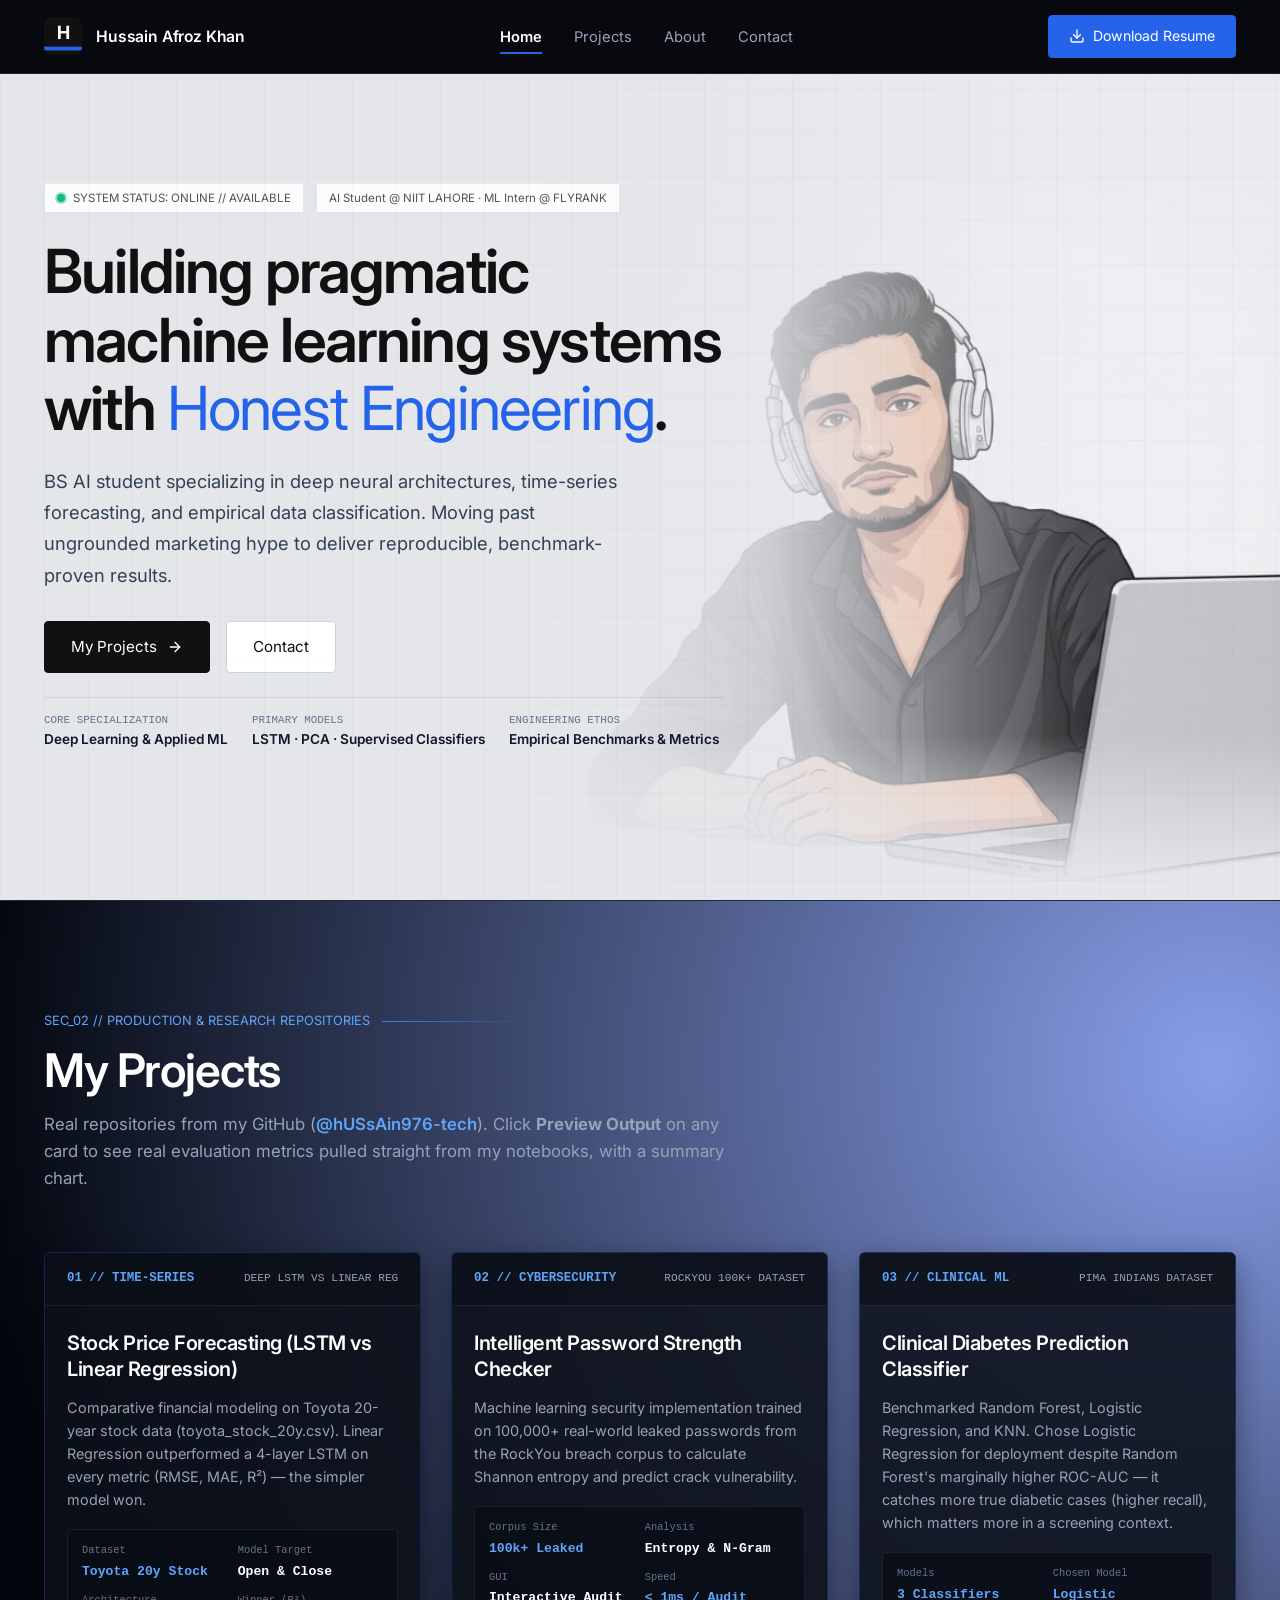
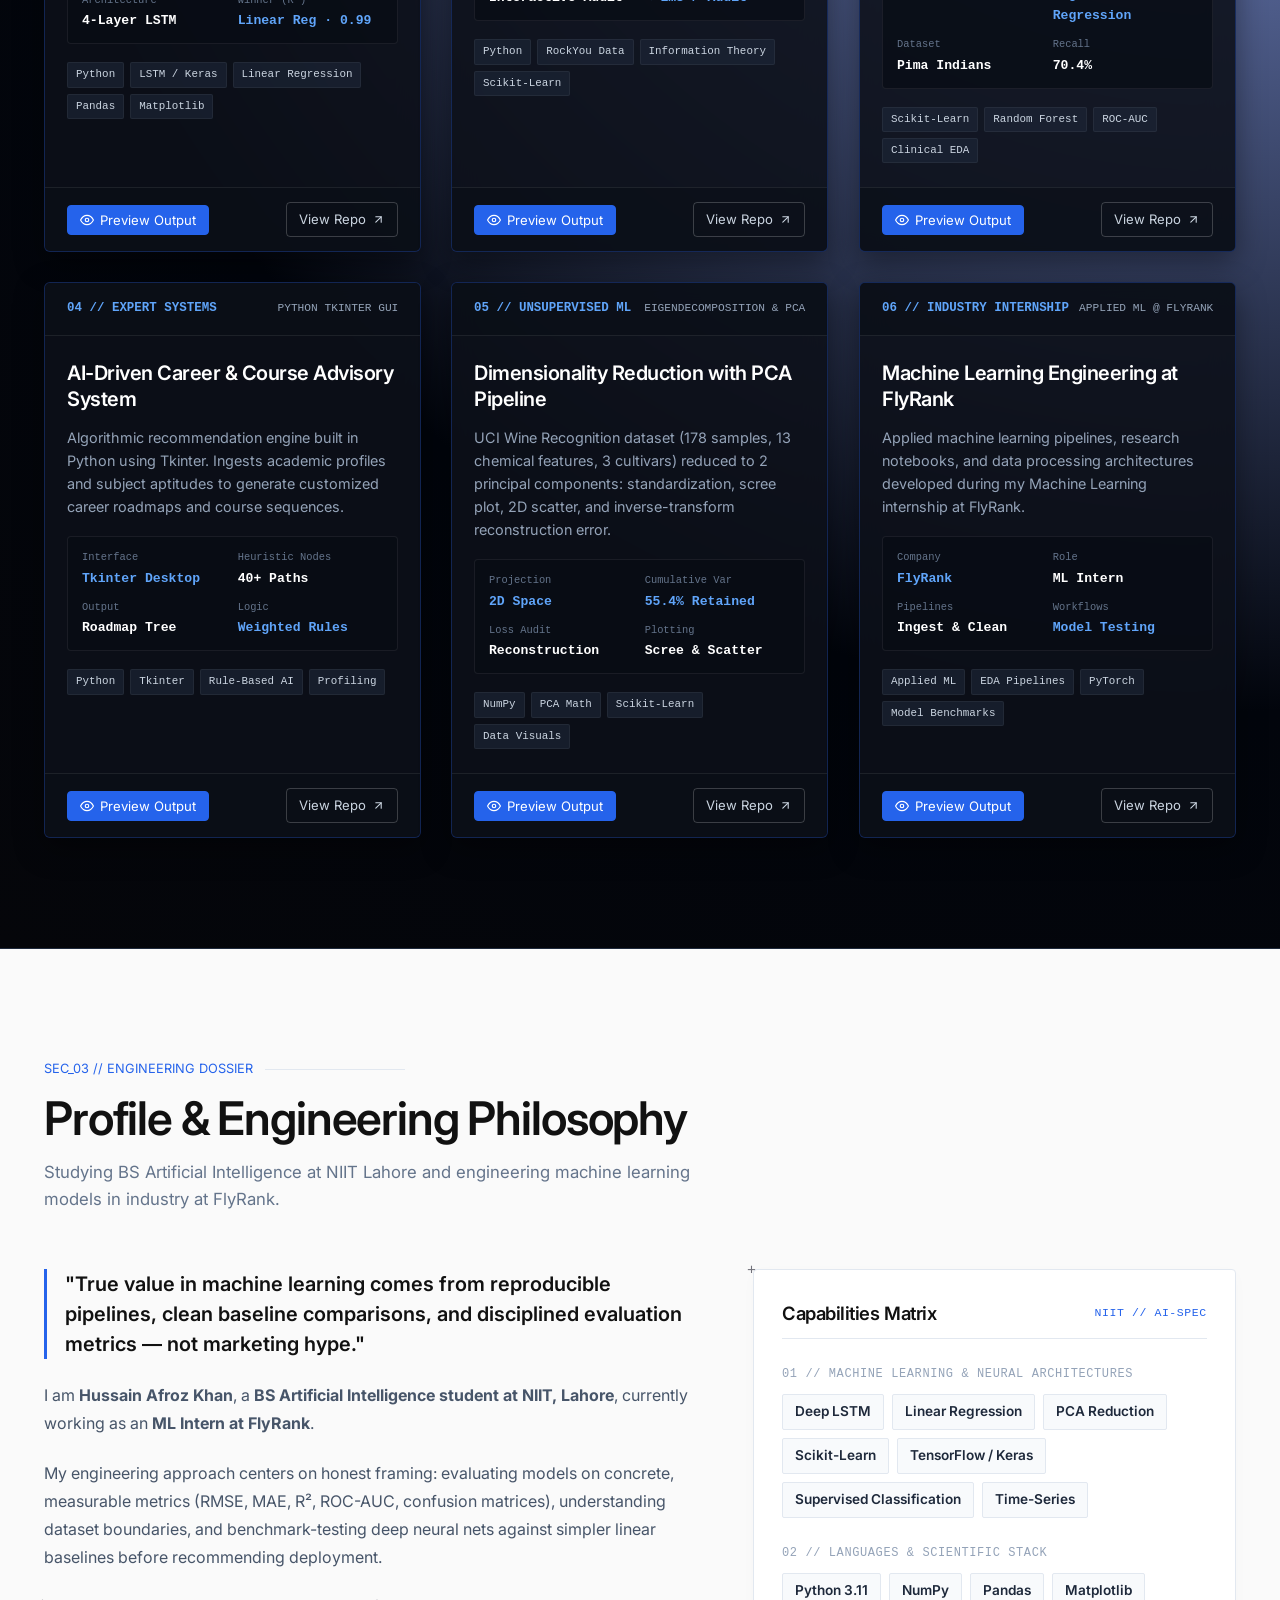
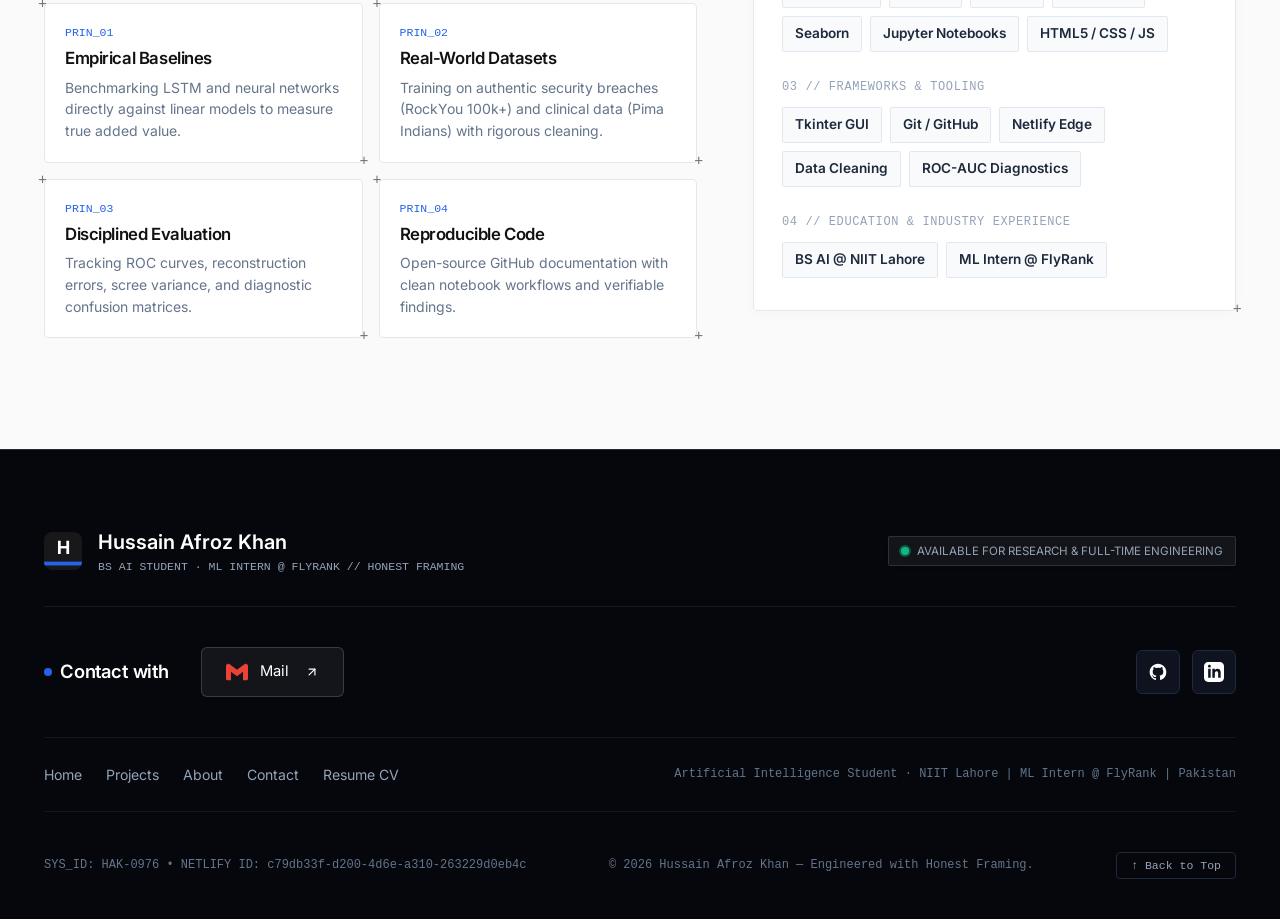
<file: index.html>
<!DOCTYPE html>
<html lang="en">

<head>
  <meta charset="UTF-8">
  <meta name="viewport" content="width=device-width, initial-scale=1.0">
  <title>Hussain Afroz Khan — BS AI Student & ML Intern</title>
  <meta name="description"
    content="BS Artificial Intelligence student at NIIT Lahore and ML Intern at FlyRank. Real projects, honest framing, and empirical benchmarks.">

  <!-- Favicon: White H on Black with Blue Line -->
  <link rel="icon"
    href="data:image/svg+xml,<svg xmlns='http://www.w3.org/2000/svg' viewBox='0 0 100 100'><rect width='100' height='100' rx='20' fill='%23111111'/><rect x='0' y='78' width='100' height='10' fill='%232563EB'/><text x='50' y='58' font-family='Arial' font-size='48' font-weight='700' fill='white' text-anchor='middle'>H</text></svg>">

  <!-- Inter Font (400 regular & 600 semibold only) -->
  <link rel="preconnect" href="https://fonts.googleapis.com">
  <link rel="preconnect" href="https://fonts.gstatic.com" crossorigin>
  <link href="https://fonts.googleapis.com/css2?family=Inter:wght@400;600&display=swap" rel="stylesheet">

  <!-- Stylesheet -->
  <link rel="stylesheet" href="style.css">
</head>

<body>

  <!-- Background Technical Grid Overlay -->
  <div class="grid-overlay"></div>

  <!-- ====================================================================
       NAVIGATION BAR (SOLID BLACK WITH BLUE LINE LOGO)
       ==================================================================== -->
  <header class="site-header" id="siteHeader">
    <div class="container nav-container">

      <!-- Brand Logo with Black Background & Blue Line under H -->
      <a href="#home" class="brand" aria-label="Home">
        <svg class="brand-logo-svg" viewBox="0 0 100 100" xmlns="http://www.w3.org/2000/svg">
          <rect width="100" height="100" rx="20" fill="#111111" />
          <rect x="0" y="78" width="100" height="10" fill="#2563EB" />
          <text x="50" y="58" font-family="'Inter', Arial, sans-serif" font-size="48" font-weight="700" fill="white"
            text-anchor="middle">H</text>
        </svg>
        <div class="brand-info">
          <span class="brand-name">Hussain Afroz Khan</span>
        </div>
      </a>

      <!-- Navigation Links -->
      <ul class="nav-links" id="navLinks">
        <li><a href="#home" class="nav-link active">Home</a></li>
        <li><a href="#projects" class="nav-link">Projects</a></li>
        <li><a href="#about" class="nav-link">About</a></li>
        <li><a href="#contact" class="nav-link">Contact</a></li>
      </ul>

      <!-- Nav Actions -->
      <div class="nav-actions">
        <a href="resume.html" class="btn-resume" id="resumeNavBtn" target="_blank" rel="noopener">
          <svg viewBox="0 0 24 24" fill="none" stroke="currentColor" stroke-width="2" stroke-linecap="round"
            stroke-linejoin="round">
            <path d="M21 15v4a2 2 0 0 1-2 2H5a2 2 0 0 1-2-2v-4"></path>
            <polyline points="7 10 12 15 17 10"></polyline>
            <line x1="12" y1="15" x2="12" y2="3"></line>
          </svg>
          <span>Download Resume</span>
        </a>
        <button class="mobile-toggle" id="mobileToggle" aria-label="Toggle Navigation">
          <svg viewBox="0 0 24 24" fill="none" stroke="currentColor" stroke-width="2" stroke-linecap="round"
            stroke-linejoin="round">
            <line x1="3" y1="12" x2="21" y2="12"></line>
            <line x1="3" y1="6" x2="21" y2="6"></line>
            <line x1="3" y1="18" x2="21" y2="18"></line>
          </svg>
        </button>
      </div>
    </div>
  </header>

  <main>
    <!-- ====================================================================
         SECTION 01: HOME / HERO
         Merged Background Palette + 1.15x Scaled Image (NO CARD)
         ==================================================================== -->
    <section class="hero-showcase" id="home">

      <!-- Background Character Illustration Layer -->
      <div class="hero-visual-backdrop">
        <img src="assets/hero-avatar.jpg" alt="Hussain Afroz Khan workstation illustration" loading="eager">
        <div class="hero-blend-gradient"></div>
      </div>

      <!-- Text Plane Written Directly Over the Background -->
      <div class="container" style="position: relative; z-index: 3;">
        <div class="hero-content-plane reveal-on-scroll">

          <div class="hero-meta-row">
            <span class="tech-badge">
              <span class="status-dot"></span>
              <span>SYSTEM STATUS: ONLINE // AVAILABLE</span>
            </span>
            <span class="tech-badge">
              <span>AI Student @ NIIT LAHORE · ML Intern @ FLYRANK</span>
            </span>
          </div>

          <h1 class="hero-heading">
            Building pragmatic machine learning systems with <span class="blue-accent">Honest Engineering</span>.
          </h1>

          <p class="hero-description">
            BS AI student specializing in deep neural architectures, time-series forecasting, and empirical data
            classification. Moving past ungrounded marketing hype to deliver reproducible, benchmark-proven
            results.
          </p>

          <div class="hero-cta-group">
            <a href="#projects" class="btn-main">
              <span>My Projects</span>
              <svg width="16" height="16" viewBox="0 0 24 24" fill="none" stroke="currentColor" stroke-width="2"
                stroke-linecap="round" stroke-linejoin="round">
                <line x1="5" y1="12" x2="19" y2="12"></line>
                <polyline points="12 5 19 12 12 19"></polyline>
              </svg>
            </a>
            <a href="#contact" class="btn-alt">
              <span>Contact</span>
            </a>
          </div>

          <!-- Quick Telemetry Specs Strip -->
          <div class="hero-specs-strip">
            <div class="spec-node">
              <span class="spec-node-title">Core Specialization</span>
              <span class="spec-node-val">Deep Learning & Applied ML</span>
            </div>
            <div class="spec-node">
              <span class="spec-node-title">Primary Models</span>
              <span class="spec-node-val">LSTM · PCA · Supervised Classifiers</span>
            </div>
            <div class="spec-node">
              <span class="spec-node-title">Engineering Ethos</span>
              <span class="spec-node-val">Empirical Benchmarks & Metrics</span>
            </div>
          </div>

        </div>
      </div>
    </section>

    <!-- ====================================================================
         SECTION 02: ACTUAL GITHUB PROJECTS
         Midnight Galaxy Theme + Output Previews on Every Card
         ==================================================================== -->
    <section class="projects-galaxy dark-section" id="projects">
      <div class="container">

        <div class="section-head-dark reveal-on-scroll">
          <div class="head-meta-neon">
            <span>SEC_02 // PRODUCTION & RESEARCH REPOSITORIES</span>
          </div>
          <h2>My Projects</h2>
          <p>
            Real repositories from my GitHub (<a href="https://github.com/hUSsAin976-tech" target="_blank"
              rel="noopener" style="color: #60A5FA; text-decoration: none; font-weight: 600;">@hUSsAin976-tech</a>).
            Click <strong>Preview Output</strong> on any card to see real evaluation metrics pulled straight from my
            notebooks, with a summary chart.
          </p>
        </div>

        <div class="projects-deck">

          <!-- Project 01: Stock Price Forecasting -->
          <article class="deck-card corner-frame reveal-on-scroll stagger-1">
            <div class="deck-card-header">
              <span class="deck-idx">01 // TIME-SERIES</span>
              <span class="deck-domain">Deep LSTM vs Linear Reg</span>
            </div>
            <div class="deck-card-body">
              <h3 class="deck-card-title">Stock Price Forecasting (LSTM vs Linear Regression)</h3>
              <p class="deck-card-desc">
                Comparative financial modeling on Toyota 20-year stock data (toyota_stock_20y.csv). Linear Regression
                outperformed a 4-layer LSTM on every metric (RMSE, MAE, R²) — the simpler model won.
              </p>

              <div class="deck-metrics">
                <div class="metric-col">
                  <span class="metric-col-label">Dataset</span>
                  <span class="metric-col-val blue">Toyota 20y Stock</span>
                </div>
                <div class="metric-col">
                  <span class="metric-col-label">Model Target</span>
                  <span class="metric-col-val">Open & Close</span>
                </div>
                <div class="metric-col">
                  <span class="metric-col-label">Architecture</span>
                  <span class="metric-col-val">4-Layer LSTM</span>
                </div>
                <div class="metric-col">
                  <span class="metric-col-label">Winner (R²)</span>
                  <span class="metric-col-val blue">Linear Reg · 0.99</span>
                </div>
              </div>

              <div class="deck-tags">
                <span class="deck-tag">Python</span>
                <span class="deck-tag">LSTM / Keras</span>
                <span class="deck-tag">Linear Regression</span>
                <span class="deck-tag">Pandas</span>
                <span class="deck-tag">Matplotlib</span>
              </div>
            </div>
            <div class="deck-card-footer">
              <button class="btn-card-action btn-preview" data-project="toyota-stock">
                <svg width="14" height="14" viewBox="0 0 24 24" fill="none" stroke="currentColor" stroke-width="2"
                  stroke-linecap="round" stroke-linejoin="round">
                  <path d="M1 12s4-8 11-8 11 8 11 8-4 8-11 8-11-8-11-8z"></path>
                  <circle cx="12" cy="12" r="3"></circle>
                </svg>
                <span>Preview Output</span>
              </button>
              <a href="https://github.com/hUSsAin976-tech/Stock-price-Forecasting-Project-Using-LSTM-and-Linear-Regression"
                target="_blank" rel="noopener" class="btn-card-action btn-repo">
                <span>View Repo</span>
                <svg width="13" height="13" viewBox="0 0 24 24" fill="none" stroke="currentColor" stroke-width="2"
                  stroke-linecap="round" stroke-linejoin="round">
                  <line x1="7" y1="17" x2="17" y2="7"></line>
                  <polyline points="7 7 17 7 17 17"></polyline>
                </svg>
              </a>
            </div>
          </article>

          <!-- Project 02: Intelligent Password Strength Checker -->
          <article class="deck-card corner-frame reveal-on-scroll stagger-2">
            <div class="deck-card-header">
              <span class="deck-idx">02 // CYBERSECURITY</span>
              <span class="deck-domain">RockYou 100k+ Dataset</span>
            </div>
            <div class="deck-card-body">
              <h3 class="deck-card-title">Intelligent Password Strength Checker</h3>
              <p class="deck-card-desc">
                Machine learning security implementation trained on 100,000+ real-world leaked passwords from the
                RockYou breach corpus to calculate Shannon entropy and predict crack vulnerability.
              </p>

              <div class="deck-metrics">
                <div class="metric-col">
                  <span class="metric-col-label">Corpus Size</span>
                  <span class="metric-col-val blue">100k+ Leaked</span>
                </div>
                <div class="metric-col">
                  <span class="metric-col-label">Analysis</span>
                  <span class="metric-col-val">Entropy & N-Gram</span>
                </div>
                <div class="metric-col">
                  <span class="metric-col-label">GUI</span>
                  <span class="metric-col-val">Interactive Audit</span>
                </div>
                <div class="metric-col">
                  <span class="metric-col-label">Speed</span>
                  <span class="metric-col-val blue">&lt; 1ms / Audit</span>
                </div>
              </div>

              <div class="deck-tags">
                <span class="deck-tag">Python</span>
                <span class="deck-tag">RockYou Data</span>
                <span class="deck-tag">Information Theory</span>
                <span class="deck-tag">Scikit-Learn</span>
              </div>
            </div>
            <div class="deck-card-footer">
              <button class="btn-card-action btn-preview" data-project="password-checker">
                <svg width="14" height="14" viewBox="0 0 24 24" fill="none" stroke="currentColor" stroke-width="2"
                  stroke-linecap="round" stroke-linejoin="round">
                  <path d="M1 12s4-8 11-8 11 8 11 8-4 8-11 8-11-8-11-8z"></path>
                  <circle cx="12" cy="12" r="3"></circle>
                </svg>
                <span>Preview Output</span>
              </button>
              <a href="https://github.com/hUSsAin976-tech/Intelligent-Password-Strength-Checker" target="_blank"
                rel="noopener" class="btn-card-action btn-repo">
                <span>View Repo</span>
                <svg width="13" height="13" viewBox="0 0 24 24" fill="none" stroke="currentColor" stroke-width="2"
                  stroke-linecap="round" stroke-linejoin="round">
                  <line x1="7" y1="17" x2="17" y2="7"></line>
                  <polyline points="7 7 17 7 17 17"></polyline>
                </svg>
              </a>
            </div>
          </article>

          <!-- Project 03: Clinical Diabetes Prediction -->
          <article class="deck-card corner-frame reveal-on-scroll stagger-3">
            <div class="deck-card-header">
              <span class="deck-idx">03 // CLINICAL ML</span>
              <span class="deck-domain">Pima Indians Dataset</span>
            </div>
            <div class="deck-card-body">
              <h3 class="deck-card-title">Clinical Diabetes Prediction Classifier</h3>
              <p class="deck-card-desc">
                Benchmarked Random Forest, Logistic Regression, and KNN. Chose Logistic Regression for deployment
                despite
                Random Forest's marginally higher ROC-AUC — it catches more true diabetic cases (higher recall),
                which matters more in a screening context.
              </p>

              <div class="deck-metrics">
                <div class="metric-col">
                  <span class="metric-col-label">Models</span>
                  <span class="metric-col-val blue">3 Classifiers</span>
                </div>
                <div class="metric-col">
                  <span class="metric-col-label">Chosen Model</span>
                  <span class="metric-col-val blue">Logistic Regression</span>
                </div>
                <div class="metric-col">
                  <span class="metric-col-label">Dataset</span>
                  <span class="metric-col-val">Pima Indians</span>
                </div>
                <div class="metric-col">
                  <span class="metric-col-label">Recall</span>
                  <span class="metric-col-val">70.4%</span>
                </div>
              </div>

              <div class="deck-tags">
                <span class="deck-tag">Scikit-Learn</span>
                <span class="deck-tag">Random Forest</span>
                <span class="deck-tag">ROC-AUC</span>
                <span class="deck-tag">Clinical EDA</span>
              </div>
            </div>
            <div class="deck-card-footer">
              <button class="btn-card-action btn-preview" data-project="diabetes-prediction">
                <svg width="14" height="14" viewBox="0 0 24 24" fill="none" stroke="currentColor" stroke-width="2"
                  stroke-linecap="round" stroke-linejoin="round">
                  <path d="M1 12s4-8 11-8 11 8 11 8-4 8-11 8-11-8-11-8z"></path>
                  <circle cx="12" cy="12" r="3"></circle>
                </svg>
                <span>Preview Output</span>
              </button>
              <a href="https://github.com/hUSsAin976-tech/Diabetes-Prediction-Using-Clinical-Dataset" target="_blank"
                rel="noopener" class="btn-card-action btn-repo">
                <span>View Repo</span>
                <svg width="13" height="13" viewBox="0 0 24 24" fill="none" stroke="currentColor" stroke-width="2"
                  stroke-linecap="round" stroke-linejoin="round">
                  <line x1="7" y1="17" x2="17" y2="7"></line>
                  <polyline points="7 7 17 7 17 17"></polyline>
                </svg>
              </a>
            </div>
          </article>

          <!-- Project 04: AI-Driven Career & Course Advisory -->
          <article class="deck-card corner-frame reveal-on-scroll stagger-4">
            <div class="deck-card-header">
              <span class="deck-idx">04 // EXPERT SYSTEMS</span>
              <span class="deck-domain">Python Tkinter GUI</span>
            </div>
            <div class="deck-card-body">
              <h3 class="deck-card-title">AI-Driven Career & Course Advisory System</h3>
              <p class="deck-card-desc">
                Algorithmic recommendation engine built in Python using Tkinter. Ingests academic profiles and subject
                aptitudes to generate customized career roadmaps and course sequences.
              </p>

              <div class="deck-metrics">
                <div class="metric-col">
                  <span class="metric-col-label">Interface</span>
                  <span class="metric-col-val blue">Tkinter Desktop</span>
                </div>
                <div class="metric-col">
                  <span class="metric-col-label">Heuristic Nodes</span>
                  <span class="metric-col-val">40+ Paths</span>
                </div>
                <div class="metric-col">
                  <span class="metric-col-label">Output</span>
                  <span class="metric-col-val">Roadmap Tree</span>
                </div>
                <div class="metric-col">
                  <span class="metric-col-label">Logic</span>
                  <span class="metric-col-val blue">Weighted Rules</span>
                </div>
              </div>

              <div class="deck-tags">
                <span class="deck-tag">Python</span>
                <span class="deck-tag">Tkinter</span>
                <span class="deck-tag">Rule-Based AI</span>
                <span class="deck-tag">Profiling</span>
              </div>
            </div>
            <div class="deck-card-footer">
              <button class="btn-card-action btn-preview" data-project="career-advisory">
                <svg width="14" height="14" viewBox="0 0 24 24" fill="none" stroke="currentColor" stroke-width="2"
                  stroke-linecap="round" stroke-linejoin="round">
                  <path d="M1 12s4-8 11-8 11 8 11 8-4 8-11 8-11-8-11-8z"></path>
                  <circle cx="12" cy="12" r="3"></circle>
                </svg>
                <span>Preview Output</span>
              </button>
              <a href="https://github.com/hUSsAin976-tech/AI-Driven-Career-Course-Advisory-Management-System"
                target="_blank" rel="noopener" class="btn-card-action btn-repo">
                <span>View Repo</span>
                <svg width="13" height="13" viewBox="0 0 24 24" fill="none" stroke="currentColor" stroke-width="2"
                  stroke-linecap="round" stroke-linejoin="round">
                  <line x1="7" y1="17" x2="17" y2="7"></line>
                  <polyline points="7 7 17 7 17 17"></polyline>
                </svg>
              </a>
            </div>
          </article>

          <!-- Project 05: Dimensionality Reduction with PCA -->
          <article class="deck-card corner-frame reveal-on-scroll stagger-5">
            <div class="deck-card-header">
              <span class="deck-idx">05 // UNSUPERVISED ML</span>
              <span class="deck-domain">Eigendecomposition & PCA</span>
            </div>
            <div class="deck-card-body">
              <h3 class="deck-card-title">Dimensionality Reduction with PCA Pipeline</h3>
              <p class="deck-card-desc">
                UCI Wine Recognition dataset (178 samples, 13 chemical features, 3 cultivars) reduced to 2 principal
                components: standardization, scree plot, 2D scatter, and inverse-transform reconstruction error.
              </p>

              <div class="deck-metrics">
                <div class="metric-col">
                  <span class="metric-col-label">Projection</span>
                  <span class="metric-col-val blue">2D Space</span>
                </div>
                <div class="metric-col">
                  <span class="metric-col-label">Cumulative Var</span>
                  <span class="metric-col-val blue">55.4% Retained</span>
                </div>
                <div class="metric-col">
                  <span class="metric-col-label">Loss Audit</span>
                  <span class="metric-col-val">Reconstruction</span>
                </div>
                <div class="metric-col">
                  <span class="metric-col-label">Plotting</span>
                  <span class="metric-col-val">Scree & Scatter</span>
                </div>
              </div>

              <div class="deck-tags">
                <span class="deck-tag">NumPy</span>
                <span class="deck-tag">PCA Math</span>
                <span class="deck-tag">Scikit-Learn</span>
                <span class="deck-tag">Data Visuals</span>
              </div>
            </div>
            <div class="deck-card-footer">
              <button class="btn-card-action btn-preview" data-project="pca-reduction">
                <svg width="14" height="14" viewBox="0 0 24 24" fill="none" stroke="currentColor" stroke-width="2"
                  stroke-linecap="round" stroke-linejoin="round">
                  <path d="M1 12s4-8 11-8 11 8 11 8-4 8-11 8-11-8-11-8z"></path>
                  <circle cx="12" cy="12" r="3"></circle>
                </svg>
                <span>Preview Output</span>
              </button>
              <a href="https://github.com/hUSsAin976-tech/Dimensionality-Reduction-with-PCA" target="_blank"
                rel="noopener" class="btn-card-action btn-repo">
                <span>View Repo</span>
                <svg width="13" height="13" viewBox="0 0 24 24" fill="none" stroke="currentColor" stroke-width="2"
                  stroke-linecap="round" stroke-linejoin="round">
                  <line x1="7" y1="17" x2="17" y2="7"></line>
                  <polyline points="7 7 17 7 17 17"></polyline>
                </svg>
              </a>
            </div>
          </article>

          <!-- Project 06: FlyRank ML Internship Work -->
          <article class="deck-card corner-frame reveal-on-scroll stagger-6">
            <div class="deck-card-header">
              <span class="deck-idx">06 // INDUSTRY INTERNSHIP</span>
              <span class="deck-domain">Applied ML @ FlyRank</span>
            </div>
            <div class="deck-card-body">
              <h3 class="deck-card-title">Machine Learning Engineering at FlyRank</h3>
              <p class="deck-card-desc">
                Applied machine learning pipelines, research notebooks, and data processing architectures developed
                during my Machine Learning internship at FlyRank.
              </p>

              <div class="deck-metrics">
                <div class="metric-col">
                  <span class="metric-col-label">Company</span>
                  <span class="metric-col-val blue">FlyRank</span>
                </div>
                <div class="metric-col">
                  <span class="metric-col-label">Role</span>
                  <span class="metric-col-val">ML Intern</span>
                </div>
                <div class="metric-col">
                  <span class="metric-col-label">Pipelines</span>
                  <span class="metric-col-val">Ingest & Clean</span>
                </div>
                <div class="metric-col">
                  <span class="metric-col-label">Workflows</span>
                  <span class="metric-col-val blue">Model Testing</span>
                </div>
              </div>

              <div class="deck-tags">
                <span class="deck-tag">Applied ML</span>
                <span class="deck-tag">EDA Pipelines</span>
                <span class="deck-tag">PyTorch</span>
                <span class="deck-tag">Model Benchmarks</span>
              </div>
            </div>
            <div class="deck-card-footer">
              <button class="btn-card-action btn-preview" data-project="flyrank-internship">
                <svg width="14" height="14" viewBox="0 0 24 24" fill="none" stroke="currentColor" stroke-width="2"
                  stroke-linecap="round" stroke-linejoin="round">
                  <path d="M1 12s4-8 11-8 11 8 11 8-4 8-11 8-11-8-11-8z"></path>
                  <circle cx="12" cy="12" r="3"></circle>
                </svg>
                <span>Preview Output</span>
              </button>
              <a href="https://github.com/hUSsAin976-tech/ML-internship-at-FlyRank" target="_blank" rel="noopener"
                class="btn-card-action btn-repo">
                <span>View Repo</span>
                <svg width="13" height="13" viewBox="0 0 24 24" fill="none" stroke="currentColor" stroke-width="2"
                  stroke-linecap="round" stroke-linejoin="round">
                  <line x1="7" y1="17" x2="17" y2="7"></line>
                  <polyline points="7 7 17 7 17 17"></polyline>
                </svg>
              </a>
            </div>
          </article>

        </div>
      </div>
    </section>

    <!-- ====================================================================
         SECTION 03: ABOUT (Graded High-Tech Clean)
         ==================================================================== -->
    <section class="about-section" id="about">
      <div class="container">

        <div class="section-head-light reveal-on-scroll">
          <div class="head-meta-blue">
            <span>SEC_03 // ENGINEERING DOSSIER</span>
          </div>
          <h2 style="font-size: clamp(2.1rem, 4vw, 2.9rem); color: #111111;">Profile & Engineering Philosophy</h2>
          <p style="color: #64748B; font-size: 1.05rem; max-width: 680px;">
            Studying BS Artificial Intelligence at NIIT Lahore and engineering machine learning models in industry at
            FlyRank.
          </p>
        </div>

        <div class="about-columns">

          <div class="about-manifesto reveal-on-scroll stagger-1">
            <p class="manifesto-quote">
              "True value in machine learning comes from reproducible pipelines, clean baseline comparisons, and
              disciplined evaluation metrics — not marketing hype."
            </p>

            <p class="manifesto-body">
              I am <strong>Hussain Afroz Khan</strong>, a <strong>BS Artificial Intelligence student at NIIT,
                Lahore</strong>, currently working as an <strong>ML Intern at FlyRank</strong>.
            </p>

            <p class="manifesto-body">
              My engineering approach centers on honest framing: evaluating models on concrete, measurable metrics
              (RMSE, MAE, R², ROC-AUC, confusion matrices), understanding dataset boundaries, and benchmark-testing deep
              neural nets against simpler linear baselines before recommending deployment.
            </p>

            <div class="principles-quad">
              <div class="principle-box corner-frame">
                <div class="principle-num">PRIN_01</div>
                <h4 class="principle-title">Empirical Baselines</h4>
                <p class="principle-desc">Benchmarking LSTM and neural networks directly against linear models to
                  measure true added value.</p>
              </div>

              <div class="principle-box corner-frame">
                <div class="principle-num">PRIN_02</div>
                <h4 class="principle-title">Real-World Datasets</h4>
                <p class="principle-desc">Training on authentic security breaches (RockYou 100k+) and clinical data
                  (Pima Indians) with rigorous cleaning.</p>
              </div>

              <div class="principle-box corner-frame">
                <div class="principle-num">PRIN_03</div>
                <h4 class="principle-title">Disciplined Evaluation</h4>
                <p class="principle-desc">Tracking ROC curves, reconstruction errors, scree variance, and diagnostic
                  confusion matrices.</p>
              </div>

              <div class="principle-box corner-frame">
                <div class="principle-num">PRIN_04</div>
                <h4 class="principle-title">Reproducible Code</h4>
                <p class="principle-desc">Open-source GitHub documentation with clean notebook workflows and verifiable
                  findings.</p>
              </div>
            </div>
          </div>

          <!-- Capabilities Slate -->
          <div class="capabilities-slate corner-frame reveal-on-scroll stagger-2">
            <div class="slate-top">
              <h3 class="slate-title">Capabilities Matrix</h3>
              <span class="mono-tag" style="color: var(--accent);">NIIT // AI-SPEC</span>
            </div>

            <div class="slate-group">
              <span class="slate-group-label">01 // Machine Learning & Neural Architectures</span>
              <div class="slate-chips">
                <span class="slate-chip">Deep LSTM</span>
                <span class="slate-chip">Linear Regression</span>
                <span class="slate-chip">PCA Reduction</span>
                <span class="slate-chip">Scikit-Learn</span>
                <span class="slate-chip">TensorFlow / Keras</span>
                <span class="slate-chip">Supervised Classification</span>
                <span class="slate-chip">Time-Series</span>
              </div>
            </div>

            <div class="slate-group">
              <span class="slate-group-label">02 // Languages & Scientific Stack</span>
              <div class="slate-chips">
                <span class="slate-chip">Python 3.11</span>
                <span class="slate-chip">NumPy</span>
                <span class="slate-chip">Pandas</span>
                <span class="slate-chip">Matplotlib</span>
                <span class="slate-chip">Seaborn</span>
                <span class="slate-chip">Jupyter Notebooks</span>
                <span class="slate-chip">HTML5 / CSS / JS</span>
              </div>
            </div>

            <div class="slate-group">
              <span class="slate-group-label">03 // Frameworks & Tooling</span>
              <div class="slate-chips">
                <span class="slate-chip">Tkinter GUI</span>
                <span class="slate-chip">Git / GitHub</span>
                <span class="slate-chip">Netlify Edge</span>
                <span class="slate-chip">Data Cleaning</span>
                <span class="slate-chip">ROC-AUC Diagnostics</span>
              </div>
            </div>

            <div class="slate-group">
              <span class="slate-group-label">04 // Education & Industry Experience</span>
              <div class="slate-chips">
                <span class="slate-chip">BS AI @ NIIT Lahore</span>
                <span class="slate-chip">ML Intern @ FlyRank</span>
              </div>
            </div>

          </div>

        </div>

      </div>
    </section>

  </main>

  <!-- ====================================================================
       LARGE MULTI-LINE BLACK FOOTER (Direct Target for Navbar Contact)
       Includes "Contact Me", Gmail compose CTA, GitHub, LinkedIn, and specs
       ==================================================================== -->
  <footer class="footer-grand" id="contact">
    <div class="container footer-flow">

      <!-- Footer Line 1: Header Brand Lockup & Status -->
      <div class="footer-line-header">
        <div class="footer-brand-lockup">
          <svg class="brand-logo-svg" viewBox="0 0 100 100" xmlns="http://www.w3.org/2000/svg">
            <rect width="100" height="100" rx="20" fill="#18181B" />
            <rect x="0" y="78" width="100" height="10" fill="#2563EB" />
            <text x="50" y="58" font-family="'Inter', Arial, sans-serif" font-size="48" font-weight="700" fill="white"
              text-anchor="middle">H</text>
          </svg>
          <div>
            <div class="footer-brand-title">Hussain Afroz Khan</div>
            <div class="footer-brand-desc">BS AI STUDENT · ML INTERN @ FLYRANK // HONEST FRAMING</div>
          </div>
        </div>

        <div class="tech-badge"
          style="background: rgba(255,255,255,0.06); border-color: rgba(255,255,255,0.12); color: #94A3B8;">
          <span class="status-dot"></span>
          <span>AVAILABLE FOR RESEARCH & FULL-TIME ENGINEERING</span>
        </div>
      </div>

      <!-- Footer Line 2: Communications Hub with "Contact Me" and Direct Gmail Compose -->
      <div class="footer-line-comms">

        <!-- "Contact Me" Heading and Gmail Compose Button As Requested -->
        <div class="footer-contact-me-wrap">
          <span class="footer-contact-me-label">Contact with</span><br>
          <a href="https://mail.google.com/mail/?view=cm&fs=1&to=khanhussainafroz@gmail.com" target="_blank"
            rel="noopener" class="footer-gmail-cta">
            <!-- Official Gmail Icon -->
            <svg class="gmail-icon-svg" viewBox="0 0 24 24">
              <path fill="#EA4335"
                d="M24 5.457v13.909c0 .904-.732 1.636-1.636 1.636h-3.819V11.73L12 16.64l-6.545-4.91v9.272H1.636A1.636 1.636 0 0 1 0 19.366V5.457c0-2.023 2.309-3.178 3.927-1.964L5.455 4.64 12 9.548l6.545-4.91 1.528-1.145C21.69 2.28 24 3.434 24 5.457z" />
            </svg>
            <span>Mail</span>
            <svg width="14" height="14" viewBox="0 0 24 24" fill="none" stroke="currentColor" stroke-width="2"
              stroke-linecap="round" stroke-linejoin="round" style="margin-left: 4px;">
              <line x1="7" y1="17" x2="17" y2="7"></line>
              <polyline points="7 7 17 7 17 17"></polyline>
            </svg>
          </a>
        </div>

        <!-- Social Icons: GitHub & LinkedIn -->
        <div class="footer-social-icons">
          <a href="https://github.com/hUSsAin976-tech" target="_blank" rel="noopener" class="footer-icon-btn"
            aria-label="GitHub Profile" title="GitHub: hUSsAin976-tech">
            <svg viewBox="0 0 24 24">
              <path fill-rule="evenodd" clip-rule="evenodd"
                d="M12 2C6.477 2 2 6.484 2 12.017c0 4.425 2.865 8.18 6.839 9.504.5.092.682-.217.682-.483 0-.237-.008-.868-.013-1.703-2.782.605-3.369-1.343-3.369-1.343-.454-1.158-1.11-1.466-1.11-1.466-.908-.62.069-.608.069-.608 1.003.07 1.53 1.032 1.53 1.032.892 1.53 2.341 1.088 2.91.832.092-.647.35-1.088.636-1.338-2.22-.253-4.555-1.113-4.555-4.951 0-1.093.39-1.988 1.029-2.688-.103-.253-.446-1.272.098-2.65 0 0 .84-.27 2.75 1.026A9.564 9.564 0 0112 6.844c.85.004 1.705.115 2.504.337 1.909-1.296 2.747-1.027 2.747-1.027.546 1.379.202 2.398.1 2.651.64.7 1.028 1.595 1.028 2.688 0 3.848-2.339 4.695-4.566 4.943.359.309.678.92.678 1.855 0 1.338-.012 2.419-.012 2.747 0 .268.18.58.688.482A10.019 10.019 0 0022 12.017C22 6.484 17.522 2 12 2z" />
            </svg>
          </a>

          <a href="https://www.linkedin.com/in/hussain-afroz-khan-5b0a012b5" target="_blank" rel="noopener"
            class="footer-icon-btn" aria-label="LinkedIn Profile" title="LinkedIn: Hussain Afroz Khan">
            <svg viewBox="0 0 24 24">
              <path
                d="M19 0h-14c-2.761 0-5 2.239-5 5v14c0 2.761 2.239 5 5 5h14c2.762 0 5-2.239 5-5v-14c0-2.761-2.238-5-5-5zm-11 19h-3v-11h3v11zm-1.5-12.268c-.966 0-1.75-.79-1.75-1.764s.784-1.764 1.75-1.764 1.75.79 1.75 1.764-.783 1.764-1.75 1.764zm13.5 12.268h-3v-5.604c0-3.368-4-3.113-4 0v5.604h-3v-11h3v1.765c1.396-2.586 7-2.777 7 2.476v6.759z" />
            </svg>
          </a>
        </div>
      </div>

      <!-- Footer Line 3: Navigation & Academic Credentials -->
      <div class="footer-line-nav">
        <ul class="footer-nav-list">
          <li><a href="#home">Home</a></li>
          <li><a href="#projects">Projects</a></li>
          <li><a href="#about">About</a></li>
          <li><a href="#contact">Contact</a></li>
          <li><a href="resume.html" target="_blank" rel="noopener">Resume CV</a></li>
        </ul>

        <div class="footer-credentials">
          Artificial Intelligence Student · NIIT Lahore | ML Intern @ FlyRank | Pakistan
        </div>
      </div>

      <!-- Footer Line 4: System Epoch, Netlify Telemetry & Copyright -->
      <div class="footer-line-bottom">
        <div>
          SYS_ID: HAK-0976 • NETLIFY ID:
          c79db33f-d200-4d6e-a310-263229d0eb4c
        </div>

        <div>
          © 2026 Hussain Afroz Khan — Engineered with Honest Framing.
        </div>

        <button class="btn-back-to-top" id="backToTopBtn" type="button">
          ↑ Back to Top
        </button>
      </div>

    </div>
  </footer>

  <!-- ====================================================================
       INTERACTIVE PROJECT OUTPUT PREVIEW MODAL
       ==================================================================== -->
  <div class="preview-modal-backdrop" id="previewModal" role="dialog" aria-modal="true">
    <div class="preview-modal-card">

      <div class="modal-header">
        <div class="modal-title-wrap">
          <h3 id="modalTitle">Project Output Preview</h3>
          <span id="modalDomain">Machine Learning Benchmark</span>
        </div>
        <button class="modal-close-btn" id="modalCloseBtn" aria-label="Close modal">✕</button>
      </div>

      <div class="modal-body">
        <p id="modalSummary" style="color: #94A3B8; font-size: 0.95rem; line-height: 1.6;"></p>

        <div style="display: grid; grid-template-columns: repeat(4, 1fr); gap: 12px;" id="modalMetrics">
          <!-- Metrics dynamically inserted here -->
        </div>

        <div class="output-chart-box">
          <div class="output-chart-title">Visualized Evaluation Output:</div>
          <div id="modalChart">
            <!-- Simulated chart / graph dynamically inserted here -->
          </div>
        </div>
      </div>

      <div class="modal-footer">
        <span class="mono-tag" style="color: #64748B;">REAL METRICS · CHART IS ILLUSTRATIVE</span>
        <a href="#" target="_blank" rel="noopener" class="btn-main" id="modalRepoLink">
          <span>View Source Code on GitHub</span>
          <svg width="15" height="15" viewBox="0 0 24 24" fill="none" stroke="currentColor" stroke-width="2"
            stroke-linecap="round" stroke-linejoin="round">
            <line x1="7" y1="17" x2="17" y2="7"></line>
            <polyline points="7 7 17 7 17 17"></polyline>
          </svg>
        </a>
      </div>

    </div>
  </div>

  <!-- Client JavaScript -->
  <script src="script.js"></script>
</body>

</html>
</file>
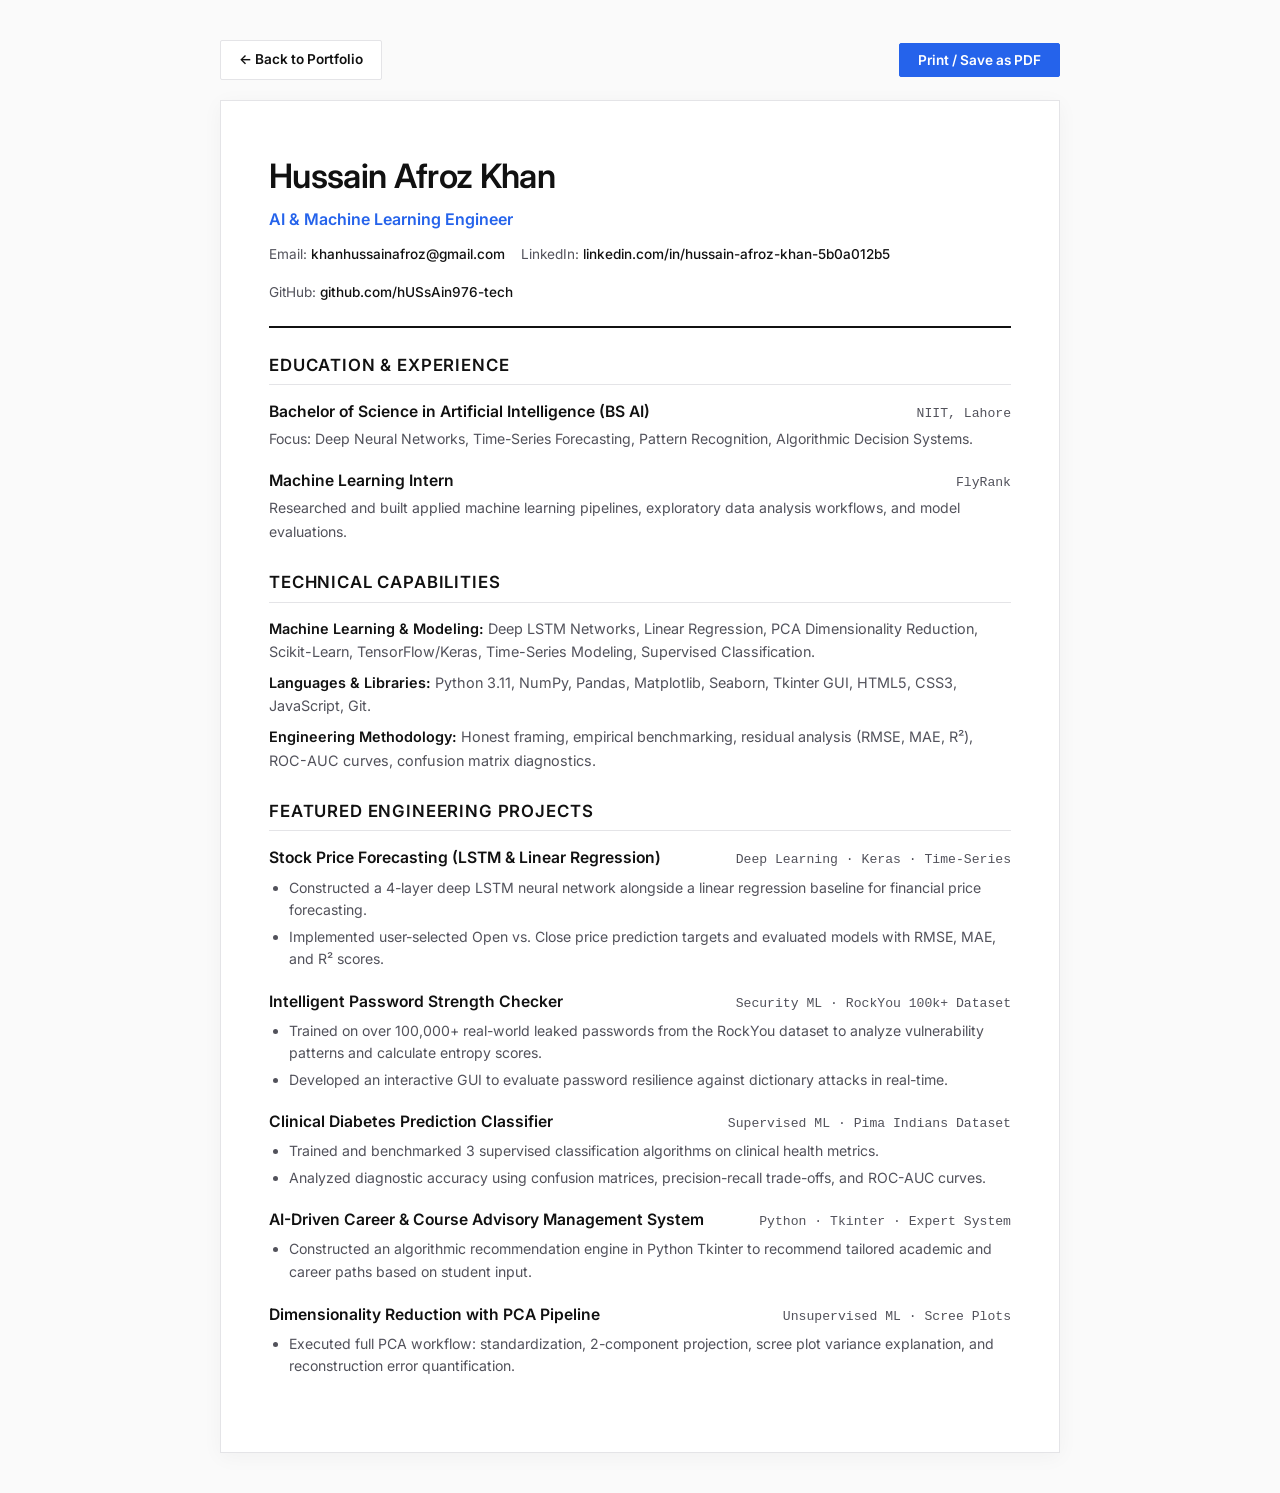
<file: resume.html>
<!DOCTYPE html>
<html lang="en">
<head>
  <meta charset="UTF-8">
  <meta name="viewport" content="width=device-width, initial-scale=1.0">
  <title>Resume — Hussain Afroz Khan | AI/ML Engineer</title>
  <link rel="icon" href="data:image/svg+xml,<svg xmlns='http://www.w3.org/2000/svg' viewBox='0 0 100 100'><rect width='100' height='100' rx='20' fill='%23111111'/><rect x='0' y='78' width='100' height='10' fill='%232563EB'/><text x='50' y='58' font-family='Arial' font-size='48' font-weight='700' fill='white' text-anchor='middle'>H</text></svg>">
  <link rel="preconnect" href="https://fonts.googleapis.com">
  <link rel="preconnect" href="https://fonts.gstatic.com" crossorigin>
  <link href="https://fonts.googleapis.com/css2?family=Inter:wght@400;600&display=swap" rel="stylesheet">
  <style>
    :root {
      --bg: #FAFAFA;
      --text: #111111;
      --text-muted: #52525B;
      --accent: #2563EB;
      --border: #E4E4E7;
    }
    * { margin: 0; padding: 0; box-sizing: border-box; }
    body {
      font-family: 'Inter', sans-serif;
      background: var(--bg);
      color: var(--text);
      line-height: 1.6;
      padding: 40px 20px;
    }
    .action-bar {
      max-width: 840px;
      margin: 0 auto 20px auto;
      display: flex;
      justify-content: space-between;
      align-items: center;
    }
    .btn {
      display: inline-flex;
      align-items: center;
      gap: 8px;
      padding: 8px 18px;
      font-family: 'Inter', sans-serif;
      font-size: 0.85rem;
      font-weight: 600;
      text-decoration: none;
      border-radius: 2px;
      cursor: pointer;
      border: 1px solid var(--border);
      background: #FFFFFF;
      color: var(--text);
      transition: all 0.2s;
    }
    .btn:hover {
      border-color: var(--text);
    }
    .btn-primary {
      background: var(--accent);
      color: #FFFFFF;
      border-color: var(--accent);
    }
    .btn-primary:hover {
      background: #1D4ED8;
      border-color: #1D4ED8;
    }
    .resume-container {
      max-width: 840px;
      margin: 0 auto;
      background: #FFFFFF;
      border: 1px solid var(--border);
      padding: 48px;
      box-shadow: 0 4px 20px rgba(0,0,0,0.04);
    }
    header {
      border-bottom: 2px solid var(--text);
      padding-bottom: 22px;
      margin-bottom: 24px;
    }
    h1 {
      font-size: 2.1rem;
      font-weight: 600;
      letter-spacing: -0.02em;
    }
    .subtitle {
      font-size: 1rem;
      color: var(--accent);
      font-weight: 600;
      margin-top: 4px;
    }
    .contact-line {
      display: flex;
      flex-wrap: wrap;
      gap: 16px;
      font-size: 0.85rem;
      color: var(--text-muted);
      margin-top: 12px;
    }
    .contact-line a {
      color: var(--text);
      text-decoration: none;
      font-weight: 500;
    }
    .contact-line a:hover {
      color: var(--accent);
    }
    section {
      margin-bottom: 26px;
    }
    h2 {
      font-size: 1.05rem;
      font-weight: 600;
      text-transform: uppercase;
      letter-spacing: 0.05em;
      border-bottom: 1px solid var(--border);
      padding-bottom: 6px;
      margin-bottom: 14px;
      color: var(--text);
    }
    .summary-text {
      font-size: 0.95rem;
      color: var(--text-muted);
      line-height: 1.7;
    }
    .skill-category {
      margin-bottom: 8px;
      font-size: 0.9rem;
    }
    .skill-label {
      font-weight: 600;
      color: var(--text);
    }
    .skill-items {
      color: var(--text-muted);
    }
    .item-entry {
      margin-bottom: 18px;
    }
    .item-header {
      display: flex;
      justify-content: space-between;
      align-items: baseline;
      flex-wrap: wrap;
    }
    .item-title {
      font-weight: 600;
      font-size: 0.98rem;
    }
    .item-title a {
      color: var(--text);
      text-decoration: none;
    }
    .item-title a:hover {
      color: var(--accent);
    }
    .item-meta {
      font-size: 0.82rem;
      color: var(--text-muted);
      font-family: monospace;
    }
    ul.item-bullets {
      padding-left: 20px;
      margin-top: 6px;
      font-size: 0.88rem;
      color: var(--text-muted);
    }
    ul.item-bullets li {
      margin-bottom: 4px;
    }
    @media print {
      body {
        background: #FFFFFF;
        padding: 0;
      }
      .action-bar {
        display: none;
      }
      .resume-container {
        border: none;
        box-shadow: none;
        padding: 0;
      }
    }
  </style>
</head>
<body>
  <div class="action-bar">
    <a href="index.html" class="btn">← Back to Portfolio</a>
    <button onclick="window.print()" class="btn btn-primary">Print / Save as PDF</button>
  </div>

  <div class="resume-container">
    <header>
      <h1>Hussain Afroz Khan</h1>
      <div class="subtitle">AI & Machine Learning Engineer</div>
      <div class="contact-line">
        <span>Email: <a href="mailto:khanhussainafroz@gmail.com">khanhussainafroz@gmail.com</a></span>
        <span>LinkedIn: <a href="https://www.linkedin.com/in/hussain-afroz-khan-5b0a012b5" target="_blank" rel="noopener">linkedin.com/in/hussain-afroz-khan-5b0a012b5</a></span>
        <span>GitHub: <a href="https://github.com/hUSsAin976-tech" target="_blank" rel="noopener">github.com/hUSsAin976-tech</a></span>
      </div>
    </header>

    <section>
      <h2>Education & Experience</h2>
      <div class="item-entry">
        <div class="item-header">
          <span class="item-title">Bachelor of Science in Artificial Intelligence (BS AI)</span>
          <span class="item-meta">NIIT, Lahore</span>
        </div>
        <p class="summary-text" style="font-size: 0.88rem; margin-top: 2px;">
          Focus: Deep Neural Networks, Time-Series Forecasting, Pattern Recognition, Algorithmic Decision Systems.
        </p>
      </div>

      <div class="item-entry">
        <div class="item-header">
          <span class="item-title">Machine Learning Intern</span>
          <span class="item-meta">FlyRank</span>
        </div>
        <p class="summary-text" style="font-size: 0.88rem; margin-top: 2px;">
          Researched and built applied machine learning pipelines, exploratory data analysis workflows, and model evaluations.
        </p>
      </div>
    </section>

    <section>
      <h2>Technical Capabilities</h2>
      <div class="skill-category">
        <span class="skill-label">Machine Learning & Modeling:</span>
        <span class="skill-items">Deep LSTM Networks, Linear Regression, PCA Dimensionality Reduction, Scikit-Learn, TensorFlow/Keras, Time-Series Modeling, Supervised Classification.</span>
      </div>
      <div class="skill-category">
        <span class="skill-label">Languages & Libraries:</span>
        <span class="skill-items">Python 3.11, NumPy, Pandas, Matplotlib, Seaborn, Tkinter GUI, HTML5, CSS3, JavaScript, Git.</span>
      </div>
      <div class="skill-category">
        <span class="skill-label">Engineering Methodology:</span>
        <span class="skill-items">Honest framing, empirical benchmarking, residual analysis (RMSE, MAE, R²), ROC-AUC curves, confusion matrix diagnostics.</span>
      </div>
    </section>

    <section>
      <h2>Featured Engineering Projects</h2>
      
      <div class="item-entry">
        <div class="item-header">
          <span class="item-title"><a href="https://github.com/hUSsAin976-tech/Stock-price-Forecasting-Project-Using-LSTM-and-Linear-Regression" target="_blank" rel="noopener">Stock Price Forecasting (LSTM & Linear Regression)</a></span>
          <span class="item-meta">Deep Learning · Keras · Time-Series</span>
        </div>
        <ul class="item-bullets">
          <li>Constructed a 4-layer deep LSTM neural network alongside a linear regression baseline for financial price forecasting.</li>
          <li>Implemented user-selected Open vs. Close price prediction targets and evaluated models with RMSE, MAE, and R² scores.</li>
        </ul>
      </div>

      <div class="item-entry">
        <div class="item-header">
          <span class="item-title"><a href="https://github.com/hUSsAin976-tech/Intelligent-Password-Strength-Checker" target="_blank" rel="noopener">Intelligent Password Strength Checker</a></span>
          <span class="item-meta">Security ML · RockYou 100k+ Dataset</span>
        </div>
        <ul class="item-bullets">
          <li>Trained on over 100,000+ real-world leaked passwords from the RockYou dataset to analyze vulnerability patterns and calculate entropy scores.</li>
          <li>Developed an interactive GUI to evaluate password resilience against dictionary attacks in real-time.</li>
        </ul>
      </div>

      <div class="item-entry">
        <div class="item-header">
          <span class="item-title"><a href="https://github.com/hUSsAin976-tech/Diabetes-Prediction-Using-Clinical-Dataset" target="_blank" rel="noopener">Clinical Diabetes Prediction Classifier</a></span>
          <span class="item-meta">Supervised ML · Pima Indians Dataset</span>
        </div>
        <ul class="item-bullets">
          <li>Trained and benchmarked 3 supervised classification algorithms on clinical health metrics.</li>
          <li>Analyzed diagnostic accuracy using confusion matrices, precision-recall trade-offs, and ROC-AUC curves.</li>
        </ul>
      </div>

      <div class="item-entry">
        <div class="item-header">
          <span class="item-title"><a href="https://github.com/hUSsAin976-tech/AI-Driven-Career-Course-Advisory-Management-System" target="_blank" rel="noopener">AI-Driven Career & Course Advisory Management System</a></span>
          <span class="item-meta">Python · Tkinter · Expert System</span>
        </div>
        <ul class="item-bullets">
          <li>Constructed an algorithmic recommendation engine in Python Tkinter to recommend tailored academic and career paths based on student input.</li>
        </ul>
      </div>

      <div class="item-entry">
        <div class="item-header">
          <span class="item-title"><a href="https://github.com/hUSsAin976-tech/Dimensionality-Reduction-with-PCA" target="_blank" rel="noopener">Dimensionality Reduction with PCA Pipeline</a></span>
          <span class="item-meta">Unsupervised ML · Scree Plots</span>
        </div>
        <ul class="item-bullets">
          <li>Executed full PCA workflow: standardization, 2-component projection, scree plot variance explanation, and reconstruction error quantification.</li>
        </ul>
      </div>
    </section>
  </div>
</body>
</html>
</file>
<file: style.css>
/* ==========================================================================
   HUSSAIN AFROZ KHAN — PORTFOLIO DESIGN SYSTEM V3.1
   Graded Transitions: Seamless Hero -> Midnight Blue/Black -> High-Tech Clean
   Typography: Inter (400 regular, 600 semibold)
   Aesthetic: Instagram Reel Developer Showcase / Futuristic Identity Kit
   ========================================================================== */

:root {
  --bg-white: #FAFAFA;
  --bg-hero: #E6E7EB;
  --bg-surface: #FFFFFF;
  --bg-muted: #F4F4F5;
  --bg-dark: #07090E;
  --bg-dark-card: rgba(13, 17, 26, 0.88);
  --bg-dark-border: rgba(37, 99, 235, 0.28);
  --bg-dark-surface: #0E121B;
  --text-primary: #111111;
  --text-secondary: #52525B;
  --text-muted: #71717A;
  --text-light: #F4F4F5;
  --text-light-muted: #94A3B8;
  --accent: #2563EB;
  --accent-hover: #1D4ED8;
  --accent-glow: rgba(37, 99, 235, 0.22);
  --accent-light: rgba(37, 99, 235, 0.08);
  --border-color: #E2E8F0;
  --font-family: 'Inter', -apple-system, BlinkMacSystemFont, "Segoe UI", Roboto, sans-serif;
  --font-mono: 'JetBrains Mono', 'SF Mono', Consolas, 'Courier New', monospace;
  --nav-height: 74px;
  --container-max: 1240px;
  --transition: all 0.3s cubic-bezier(0.16, 1, 0.3, 1);
}

*,
*::before,
*::after {
  margin: 0;
  padding: 0;
  box-sizing: border-box;
}

html {
  scroll-behavior: smooth;
  scroll-padding-top: calc(var(--nav-height) + 20px);
}

body {
  font-family: var(--font-family);
  font-weight: 400;
  background-color: var(--bg-white);
  color: var(--text-primary);
  line-height: 1.6;
  -webkit-font-smoothing: antialiased;
  -moz-osx-font-smoothing: grayscale;
  overflow-x: hidden;
  position: relative;
}

.grid-overlay {
  position: fixed;
  inset: 0;
  background-image:
    linear-gradient(to right, rgba(0, 0, 0, 0.035) 1px, transparent 1px),
    linear-gradient(to bottom, rgba(0, 0, 0, 0.035) 1px, transparent 1px);
  background-size: 44px 44px;
  pointer-events: none;
  z-index: 999;
  opacity: 0.6;
}

h1,
h2,
h3,
h4,
h5,
h6,
.font-heading {
  font-family: var(--font-family);
  font-weight: 600;
  letter-spacing: -0.025em;
  line-height: 1.2;
}

p,
span,
li,
a,
input,
textarea,
button {
  font-family: var(--font-family);
  font-weight: 400;
}

.mono-tag {
  font-family: var(--font-mono);
  font-size: 0.72rem;
  font-weight: 400;
  letter-spacing: 0.05em;
  text-transform: uppercase;
}

.container {
  width: 100%;
  max-width: var(--container-max);
  margin-left: auto;
  margin-right: auto;
  padding-left: 24px;
  padding-right: 24px;
}

.reveal-on-scroll {
  opacity: 0;
  transform: translateY(44px) scale(0.97);
  transition: opacity 0.8s cubic-bezier(0.16, 1, 0.3, 1), transform 0.8s cubic-bezier(0.16, 1, 0.3, 1);
  will-change: opacity, transform;
}

.reveal-on-scroll.is-revealed {
  opacity: 1;
  transform: translateY(0) scale(1);
}

.stagger-1 {
  transition-delay: 0.08s;
}

.stagger-2 {
  transition-delay: 0.16s;
}

.stagger-3 {
  transition-delay: 0.24s;
}

.stagger-4 {
  transition-delay: 0.32s;
}

.stagger-5 {
  transition-delay: 0.40s;
}

.stagger-6 {
  transition-delay: 0.48s;
}

.corner-frame {
  position: relative;
}

.corner-frame::before,
.corner-frame::after {
  content: "+";
  position: absolute;
  font-family: var(--font-mono);
  font-size: 15px;
  color: var(--text-muted);
  line-height: 1;
  pointer-events: none;
  transition: color 0.3s ease;
}

.corner-frame::before {
  top: -7px;
  left: -7px;
}

.corner-frame::after {
  bottom: -7px;
  right: -7px;
}

.corner-frame:hover::before,
.corner-frame:hover::after {
  color: var(--accent);
}

.tech-badge {
  display: inline-flex;
  align-items: center;
  gap: 8px;
  padding: 5px 12px;
  background: rgba(255, 255, 255, 0.85);
  backdrop-filter: blur(8px);
  border: 1px solid var(--border-color);
  border-radius: 2px;
  font-family: var(--font-mono);
  font-size: 0.72rem;
  color: var(--text-secondary);
  box-shadow: 0 2px 6px rgba(0, 0, 0, 0.02);
}

.dark-section .tech-badge {
  background: rgba(14, 18, 27, 0.75);
  border-color: var(--bg-dark-border);
  color: var(--text-light-muted);
}

.status-dot {
  width: 8px;
  height: 8px;
  border-radius: 50%;
  background-color: #10B981;
  position: relative;
  flex-shrink: 0;
}

.status-dot::after {
  content: "";
  position: absolute;
  inset: -2px;
  border-radius: 50%;
  background-color: #10B981;
  opacity: 0.4;
  animation: pulse 2s infinite ease-in-out;
}

@keyframes pulse {
  0% {
    transform: scale(1);
    opacity: 0.4;
  }

  50% {
    transform: scale(2);
    opacity: 0;
  }

  100% {
    transform: scale(1);
    opacity: 0;
  }
}

.site-header {
  position: sticky;
  top: 0;
  z-index: 1000;
  background-color: #07090E;
  border-bottom: 1px solid #1E2330;
  height: var(--nav-height);
  display: flex;
  align-items: center;
}

.nav-container {
  display: flex;
  align-items: center;
  justify-content: space-between;
  width: 100%;
}

.brand {
  display: flex;
  align-items: center;
  gap: 14px;
  text-decoration: none;
}

.brand-logo-svg {
  width: 38px;
  height: 38px;
  border-radius: 8px;
  flex-shrink: 0;
  transition: var(--transition);
}

.brand:hover .brand-logo-svg {
  transform: translateY(-2px);
  filter: drop-shadow(0 4px 12px rgba(37, 99, 235, 0.5));
}

.brand-info {
  display: flex;
  flex-direction: column;
}

.brand-name {
  font-weight: 600;
  font-size: 0.98rem;
  color: #FFFFFF;
  letter-spacing: -0.01em;
}

.brand-tag {
  font-family: var(--font-mono);
  font-size: 0.68rem;
  color: #94A3B8;
}

.nav-links {
  display: flex;
  align-items: center;
  list-style: none;
  gap: 32px;
}

.nav-link {
  text-decoration: none;
  color: #94A3B8;
  font-size: 0.92rem;
  transition: var(--transition);
  position: relative;
  padding: 6px 0;
}

.nav-link:hover,
.nav-link.active {
  color: #FFFFFF;
  font-weight: 600;
}

.nav-link.active::after {
  content: "";
  position: absolute;
  bottom: -2px;
  left: 0;
  width: 100%;
  height: 2px;
  background-color: var(--accent);
}

.nav-actions {
  display: flex;
  align-items: center;
  gap: 16px;
}

.btn-resume {
  display: inline-flex;
  align-items: center;
  gap: 8px;
  padding: 9px 20px;
  background-color: var(--accent);
  color: #FFFFFF;
  text-decoration: none;
  font-size: 0.88rem;
  font-weight: 600;
  border-radius: 4px;
  border: 1px solid var(--accent);
  transition: var(--transition);
}

.btn-resume:hover {
  background-color: var(--accent-hover);
  border-color: var(--accent-hover);
  box-shadow: 0 4px 18px rgba(37, 99, 235, 0.45);
  transform: translateY(-2px);
}

.btn-resume svg {
  width: 16px;
  height: 16px;
}

.mobile-toggle {
  display: none;
  background: none;
  border: none;
  cursor: pointer;
  padding: 8px;
}

.mobile-toggle svg {
  width: 26px;
  height: 26px;
  stroke: #FFFFFF;
}

.hero-showcase {
  position: relative;
  min-height: calc(100vh - var(--nav-height));
  display: flex;
  align-items: center;
  background: linear-gradient(100deg, #E5E6EA 0%, #E8E9EE 45%, #EBEAF0 100%);
  overflow: hidden;
  padding: 40px 0 80px 0;
}

.hero-visual-backdrop {
  position: absolute;
  inset: 0;
  z-index: 1;
  pointer-events: none;
  display: flex;
  justify-content: flex-end;
  align-items: flex-end;
  overflow: hidden;
}

.hero-visual-backdrop img {
  height: 96%;
  width: auto;
  max-width: 76%;
  object-fit: contain;
  object-position: right bottom;
  transform: scale(1.15);
  transform-origin: right bottom;
  -webkit-mask-image: linear-gradient(to right, transparent 0%, rgba(0, 0, 0, 0.85) 18%, black 40%);
  mask-image: linear-gradient(to right, transparent 0%, rgba(0, 0, 0, 0.85) 18%, black 40%);
}

.hero-blend-gradient {
  position: absolute;
  inset: 0;
  background:
    linear-gradient(to right, #E5E6EA 42%, rgba(230, 231, 236, 0.88) 60%, rgba(235, 234, 240, 0.15) 85%, transparent 100%),
    linear-gradient(to top, #E5E6EA 2%, transparent 20%);
  pointer-events: none;
}

.hero-content-plane {
  position: relative;
  z-index: 3;
  max-width: 680px;
  display: flex;
  flex-direction: column;
  gap: 24px;
}

.hero-meta-row {
  display: flex;
  flex-wrap: wrap;
  align-items: center;
  gap: 12px;
}

.hero-heading {
  font-size: clamp(2.6rem, 5vw, 3.8rem);
  font-weight: 600;
  color: #111111;
  line-height: 1.12;
  letter-spacing: -0.03em;
}

.hero-heading .blue-accent {
  color: var(--accent);
}

.hero-description {
  font-size: 1.15rem;
  color: #334155;
  line-height: 1.7;
  max-width: 580px;
}

.hero-cta-group {
  display: flex;
  flex-wrap: wrap;
  align-items: center;
  gap: 16px;
  padding-top: 6px;
}

.btn-main {
  display: inline-flex;
  align-items: center;
  gap: 10px;
  padding: 13px 26px;
  background-color: #111111;
  color: #FFFFFF;
  text-decoration: none;
  font-size: 0.95rem;
  font-weight: 600;
  border-radius: 4px;
  border: 1px solid #111111;
  transition: var(--transition);
}

.btn-main:hover {
  background-color: var(--accent);
  border-color: var(--accent);
  box-shadow: 0 8px 22px rgba(37, 99, 235, 0.35);
  transform: translateY(-2px);
}

.btn-alt {
  display: inline-flex;
  align-items: center;
  gap: 10px;
  padding: 13px 26px;
  background-color: #FFFFFF;
  color: #111111;
  text-decoration: none;
  font-size: 0.95rem;
  font-weight: 600;
  border-radius: 4px;
  border: 1px solid #CBD5E1;
  transition: var(--transition);
}

.btn-alt:hover {
  border-color: #111111;
  background-color: #F8FAFC;
  transform: translateY(-2px);
}

.hero-specs-strip {
  display: flex;
  flex-wrap: wrap;
  gap: 24px;
  padding-top: 14px;
  border-top: 1px solid rgba(0, 0, 0, 0.08);
  font-size: 0.85rem;
}

.spec-node {
  display: flex;
  flex-direction: column;
}

.spec-node-title {
  font-family: var(--font-mono);
  font-size: 0.68rem;
  color: #64748B;
  text-transform: uppercase;
}

.spec-node-val {
  font-weight: 600;
  color: #0F172A;
}

.projects-galaxy {
  position: relative;
  background: radial-gradient(circle at 95% 10%, rgba(14, 61, 215, 0.486) 0%, #02050c 65%, #05060A 100%);
  color: #FFFFFF;
  padding: 110px 0;
  border-top: 1px solid #1E293B;
  border-bottom: 1px solid #1E293B;
}

.section-head-dark {
  margin-bottom: 60px;
  display: flex;
  flex-direction: column;
  gap: 12px;
}

.head-meta-neon {
  display: flex;
  align-items: center;
  gap: 12px;
  font-family: var(--font-mono);
  font-size: 0.8rem;
  color: #60A5FA;
}

.head-meta-neon::after {
  content: "";
  height: 1px;
  flex-grow: 1;
  max-width: 150px;
  background: linear-gradient(to right, #3B82F6, transparent);
}

.section-head-dark h2 {
  font-size: clamp(2.1rem, 4vw, 2.9rem);
  color: #FFFFFF;
}

.section-head-dark p {
  color: #94A3B8;
  font-size: 1.05rem;
  max-width: 680px;
}

.projects-deck {
  display: grid;
  grid-template-columns: repeat(3, 1fr);
  gap: 30px;
}

.deck-card {
  background: var(--bg-dark-card);
  backdrop-filter: blur(14px);
  -webkit-backdrop-filter: blur(14px);
  border: 1px solid var(--bg-dark-border);
  border-radius: 6px;
  display: flex;
  flex-direction: column;
  transition: var(--transition);
  position: relative;
  overflow: hidden;
  box-shadow: 0 10px 30px rgba(0, 0, 0, 0.4);
}

.deck-card::before {
  content: "";
  position: absolute;
  top: 0;
  left: 0;
  right: 0;
  height: 2px;
  background: linear-gradient(90deg, transparent, var(--accent), transparent);
  opacity: 0;
  transition: opacity 0.3s ease;
}

.deck-card:hover {
  transform: translateY(-8px);
  border-color: #3B82F6;
  box-shadow: 0 16px 42px rgba(37, 99, 235, 0.22);
}

.deck-card:hover::before {
  opacity: 1;
}

.deck-card-header {
  padding: 16px 22px;
  border-bottom: 1px solid rgba(255, 255, 255, 0.08);
  display: flex;
  align-items: center;
  justify-content: space-between;
  background: rgba(10, 14, 23, 0.6);
}

.deck-idx {
  font-family: var(--font-mono);
  font-size: 0.78rem;
  color: #60A5FA;
  font-weight: 600;
}

.deck-domain {
  font-family: var(--font-mono);
  font-size: 0.7rem;
  color: #94A3B8;
  text-transform: uppercase;
}

.deck-card-body {
  padding: 24px 22px;
  display: flex;
  flex-direction: column;
  gap: 14px;
  flex-grow: 1;
}

.deck-card-title {
  font-size: 1.25rem;
  color: #FFFFFF;
  line-height: 1.3;
}

.deck-card-desc {
  font-size: 0.9rem;
  color: #94A3B8;
  line-height: 1.6;
}

.deck-metrics {
  display: grid;
  grid-template-columns: repeat(2, 1fr);
  gap: 10px;
  padding: 12px 14px;
  background: rgba(8, 12, 20, 0.7);
  border: 1px solid rgba(255, 255, 255, 0.07);
  border-radius: 4px;
  margin: 4px 0;
}

.metric-col {
  display: flex;
  flex-direction: column;
  gap: 2px;
}

.metric-col-label {
  font-family: var(--font-mono);
  font-size: 0.65rem;
  color: #64748B;
}

.metric-col-val {
  font-family: var(--font-mono);
  font-size: 0.82rem;
  font-weight: 600;
  color: #FFFFFF;
}

.metric-col-val.blue {
  color: #60A5FA;
}

.deck-tags {
  display: flex;
  flex-wrap: wrap;
  gap: 6px;
}

.deck-tag {
  font-family: var(--font-mono);
  font-size: 0.68rem;
  padding: 3px 8px;
  background: rgba(30, 41, 59, 0.6);
  color: #CBD5E1;
  border-radius: 2px;
  border: 1px solid rgba(255, 255, 255, 0.05);
}

.deck-card-footer {
  padding: 14px 22px;
  border-top: 1px solid rgba(255, 255, 255, 0.08);
  display: flex;
  align-items: center;
  justify-content: space-between;
  background: rgba(10, 14, 23, 0.6);
}

.btn-card-action {
  display: inline-flex;
  align-items: center;
  gap: 6px;
  text-decoration: none;
  font-size: 0.82rem;
  font-weight: 600;
  padding: 6px 12px;
  border-radius: 4px;
  cursor: pointer;
  transition: var(--transition);
}

.btn-preview {
  background-color: var(--accent);
  color: #FFFFFF;
  border: 1px solid var(--accent);
}

.btn-preview:hover {
  background-color: var(--accent-hover);
  box-shadow: 0 4px 14px rgba(37, 99, 235, 0.45);
}

.btn-repo {
  background-color: transparent;
  color: #CBD5E1;
  border: 1px solid rgba(255, 255, 255, 0.2);
}

.btn-repo:hover {
  color: #FFFFFF;
  border-color: #FFFFFF;
  background: rgba(255, 255, 255, 0.06);
}

.about-section {
  padding: 110px 0;
  background-color: #FAFAFA;
}

.section-head-light {
  margin-bottom: 56px;
  display: flex;
  flex-direction: column;
  gap: 12px;
}

.head-meta-blue {
  display: flex;
  align-items: center;
  gap: 12px;
  font-family: var(--font-mono);
  font-size: 0.8rem;
  color: var(--accent);
}

.head-meta-blue::after {
  content: "";
  height: 1px;
  flex-grow: 1;
  max-width: 140px;
  background-color: var(--border-color);
}

.about-columns {
  display: grid;
  grid-template-columns: 1.15fr 0.85fr;
  gap: 56px;
  align-items: start;
}

.about-manifesto {
  display: flex;
  flex-direction: column;
  gap: 22px;
}

.manifesto-quote {
  font-size: 1.25rem;
  font-weight: 600;
  line-height: 1.5;
  color: #111111;
  border-left: 3px solid var(--accent);
  padding-left: 18px;
}

.manifesto-body {
  font-size: 1rem;
  color: #475569;
  line-height: 1.75;
}

.principles-quad {
  display: grid;
  grid-template-columns: repeat(2, 1fr);
  gap: 16px;
  margin-top: 10px;
}

.principle-box {
  padding: 20px;
  background: #FFFFFF;
  border: 1px solid var(--border-color);
  border-radius: 4px;
  transition: var(--transition);
}

.principle-box:hover {
  border-color: var(--accent);
  transform: translateY(-2px);
  box-shadow: 0 6px 18px rgba(0, 0, 0, 0.03);
}

.principle-num {
  font-family: var(--font-mono);
  font-size: 0.72rem;
  color: var(--accent);
  margin-bottom: 6px;
}

.principle-title {
  font-size: 1.05rem;
  margin-bottom: 8px;
  color: #111111;
}

.principle-desc {
  font-size: 0.875rem;
  color: #64748B;
  line-height: 1.55;
}

.capabilities-slate {
  background: #FFFFFF;
  border: 1px solid var(--border-color);
  padding: 32px 28px;
  border-radius: 4px;
  display: flex;
  flex-direction: column;
  gap: 26px;
  box-shadow: 0 4px 16px rgba(0, 0, 0, 0.02);
}

.slate-top {
  display: flex;
  justify-content: space-between;
  align-items: center;
  padding-bottom: 14px;
  border-bottom: 1px solid var(--border-color);
}

.slate-title {
  font-size: 1.15rem;
  color: #111111;
}

.slate-group {
  display: flex;
  flex-direction: column;
  gap: 10px;
}

.slate-group-label {
  font-family: var(--font-mono);
  font-size: 0.75rem;
  color: #94A3B8;
  letter-spacing: 0.05em;
  text-transform: uppercase;
}

.slate-chips {
  display: flex;
  flex-wrap: wrap;
  gap: 8px;
}

.slate-chip {
  padding: 6px 12px;
  background: #F8FAFC;
  border: 1px solid #E2E8F0;
  border-radius: 2px;
  font-size: 0.85rem;
  font-weight: 600;
  color: #1E293B;
  display: flex;
  align-items: center;
  gap: 6px;
  transition: var(--transition);
}

.slate-chip:hover {
  border-color: var(--accent);
  color: var(--accent);
  background: var(--accent-light);
  transform: translateY(-2px);
}

.footer-grand {
  background-color: #05070C;
  color: #F1F5F9;
  border-top: 1px solid #1E293B;
  padding: 76px 0 40px 0;
  position: relative;
  z-index: 10;
  scroll-margin-top: var(--nav-height);
}

.footer-flow {
  display: flex;
  flex-direction: column;
  gap: 40px;
}

.footer-line-header {
  display: flex;
  justify-content: space-between;
  align-items: center;
  flex-wrap: wrap;
  gap: 20px;
  padding-bottom: 30px;
  border-bottom: 1px solid rgba(255, 255, 255, 0.08);
}

.footer-brand-lockup {
  display: flex;
  align-items: center;
  gap: 16px;
}

.footer-brand-title {
  font-size: 1.25rem;
  font-weight: 600;
  color: #FFFFFF;
}

.footer-brand-desc {
  font-family: var(--font-mono);
  font-size: 0.72rem;
  color: #94A3B8;
}

.footer-line-comms {
  display: flex;
  justify-content: space-between;
  align-items: center;
  flex-wrap: wrap;
  gap: 24px;
}

.footer-contact-me-wrap {
  display: flex;
  align-items: center;
  gap: 16px;
  flex-wrap: wrap;
}

.footer-contact-me-label {
  font-size: 1.15rem;
  font-weight: 600;
  color: #FFFFFF;
  letter-spacing: -0.01em;
  display: inline-flex;
  align-items: center;
  gap: 8px;
}

.footer-contact-me-label::before {
  content: "";
  display: inline-block;
  width: 8px;
  height: 8px;
  background-color: var(--accent);
  border-radius: 50%;
}

.footer-gmail-cta {
  display: inline-flex;
  align-items: center;
  gap: 12px;
  padding: 12px 24px;
  background: rgba(255, 255, 255, 0.06);
  border: 1px solid rgba(255, 255, 255, 0.16);
  border-radius: 6px;
  color: #FFFFFF;
  text-decoration: none;
  font-size: 0.92rem;
  font-weight: 600;
  transition: var(--transition);
}

.footer-gmail-cta:hover {
  background: rgba(37, 99, 235, 0.2);
  border-color: #3B82F6;
  box-shadow: 0 4px 20px rgba(37, 99, 235, 0.3);
  transform: translateY(-2px);
}

.gmail-icon-svg {
  width: 22px;
  height: 22px;
  flex-shrink: 0;
}

.footer-social-icons {
  display: flex;
  align-items: center;
  gap: 12px;
}

.footer-icon-btn {
  display: inline-flex;
  align-items: center;
  justify-content: center;
  width: 44px;
  height: 44px;
  background: #0E131F;
  border: 1px solid #1E293B;
  border-radius: 6px;
  color: #FFFFFF;
  text-decoration: none;
  transition: var(--transition);
}

.footer-icon-btn:hover {
  background: var(--accent);
  border-color: var(--accent);
  transform: translateY(-3px);
  box-shadow: 0 6px 18px rgba(37, 99, 235, 0.4);
}

.footer-icon-btn svg {
  width: 20px;
  height: 20px;
  fill: currentColor;
}

.footer-line-nav {
  display: flex;
  justify-content: space-between;
  align-items: center;
  flex-wrap: wrap;
  gap: 20px;
  padding: 24px 0;
  border-top: 1px solid rgba(255, 255, 255, 0.06);
  border-bottom: 1px solid rgba(255, 255, 255, 0.06);
}

.footer-nav-list {
  display: flex;
  align-items: center;
  list-style: none;
  gap: 24px;
}

.footer-nav-list a {
  color: #94A3B8;
  text-decoration: none;
  font-size: 0.88rem;
  transition: var(--transition);
}

.footer-nav-list a:hover {
  color: #FFFFFF;
}

.footer-credentials {
  font-family: var(--font-mono);
  font-size: 0.75rem;
  color: #64748B;
}

.footer-line-bottom {
  display: flex;
  justify-content: space-between;
  align-items: center;
  flex-wrap: wrap;
  gap: 16px;
  font-family: var(--font-mono);
  font-size: 0.75rem;
  color: #64748B;
}

.btn-back-to-top {
  background: transparent;
  border: 1px solid #1E293B;
  color: #94A3B8;
  padding: 6px 14px;
  border-radius: 4px;
  cursor: pointer;
  font-family: var(--font-mono);
  font-size: 0.72rem;
  transition: var(--transition);
}

.btn-back-to-top:hover {
  color: #FFFFFF;
  border-color: #3B82F6;
  background: rgba(37, 99, 235, 0.15);
}

.preview-modal-backdrop {
  position: fixed;
  inset: 0;
  background: rgba(0, 0, 0, 0.82);
  backdrop-filter: blur(12px);
  -webkit-backdrop-filter: blur(12px);
  z-index: 9999;
  display: none;
  align-items: center;
  justify-content: center;
  padding: 24px;
  opacity: 0;
  transition: opacity 0.3s ease;
}

.preview-modal-backdrop.is-open {
  display: flex;
  opacity: 1;
}

.preview-modal-card {
  background: #0D111A;
  border: 1px solid rgba(37, 99, 235, 0.35);
  border-radius: 8px;
  width: 100%;
  max-width: 860px;
  max-height: 90vh;
  overflow-y: auto;
  box-shadow: 0 24px 60px rgba(0, 0, 0, 0.7);
  display: flex;
  flex-direction: column;
  position: relative;
  transform: scale(0.95);
  transition: transform 0.3s cubic-bezier(0.16, 1, 0.3, 1);
}

.preview-modal-backdrop.is-open .preview-modal-card {
  transform: scale(1);
}

.modal-header {
  padding: 20px 24px;
  border-bottom: 1px solid rgba(255, 255, 255, 0.08);
  display: flex;
  justify-content: space-between;
  align-items: center;
  background: #090C14;
}

.modal-title-wrap h3 {
  color: #FFFFFF;
  font-size: 1.25rem;
}

.modal-title-wrap span {
  font-family: var(--font-mono);
  font-size: 0.72rem;
  color: #60A5FA;
}

.modal-close-btn {
  background: transparent;
  border: 1px solid rgba(255, 255, 255, 0.15);
  color: #94A3B8;
  width: 32px;
  height: 32px;
  border-radius: 4px;
  cursor: pointer;
  display: flex;
  align-items: center;
  justify-content: center;
  font-size: 1.1rem;
  transition: var(--transition);
}

.modal-close-btn:hover {
  color: #FFFFFF;
  border-color: #EF4444;
  background: rgba(239, 68, 68, 0.2);
}

.modal-body {
  padding: 28px 24px;
  display: flex;
  flex-direction: column;
  gap: 20px;
  color: #E2E8F0;
}

.output-chart-box {
  background: #06080E;
  border: 1px solid rgba(255, 255, 255, 0.08);
  border-radius: 6px;
  padding: 20px;
  display: flex;
  flex-direction: column;
  gap: 12px;
}

.output-chart-title {
  font-family: var(--font-mono);
  font-size: 0.75rem;
  color: #60A5FA;
  text-transform: uppercase;
}

.modal-footer {
  padding: 18px 24px;
  border-top: 1px solid rgba(255, 255, 255, 0.08);
  display: flex;
  justify-content: space-between;
  align-items: center;
  background: #090C14;
}

.toast-notice {
  position: fixed;
  bottom: 28px;
  right: 28px;
  padding: 12px 20px;
  background: #0F172A;
  color: #FFFFFF;
  font-family: var(--font-mono);
  font-size: 0.8rem;
  border: 1px solid rgba(37, 99, 235, 0.4);
  border-radius: 4px;
  box-shadow: 0 12px 36px rgba(0, 0, 0, 0.4);
  transform: translateY(120px);
  opacity: 0;
  transition: all 0.3s cubic-bezier(0.16, 1, 0.3, 1);
  z-index: 99999;
}

.toast-notice.show {
  transform: translateY(0);
  opacity: 1;
}

@media (max-width: 1100px) {
  .projects-deck {
    grid-template-columns: repeat(2, 1fr);
  }
}

@media (max-width: 900px) {
  .hero-visual-backdrop img {
    opacity: 0.35;
    max-width: 90%;
  }

  .about-columns {
    grid-template-columns: 1fr;
  }
}

@media (max-width: 768px) {
  :root {
    --nav-height: 68px;
  }

  .nav-links {
    position: fixed;
    top: var(--nav-height);
    left: 0;
    right: 0;
    background: #07090E;
    flex-direction: column;
    padding: 24px;
    border-bottom: 1px solid #1E2330;
    box-shadow: 0 10px 30px rgba(0, 0, 0, 0.5);
    display: none;
    gap: 20px;
  }

  .nav-links.active {
    display: flex;
  }

  .mobile-toggle {
    display: block;
  }

  .projects-deck {
    grid-template-columns: 1fr;
  }

  .principles-quad {
    grid-template-columns: 1fr;
  }

  .footer-line-header,
  .footer-line-comms,
  .footer-line-nav,
  .footer-line-bottom {
    flex-direction: column;
    align-items: flex-start;
  }
}
</file>
